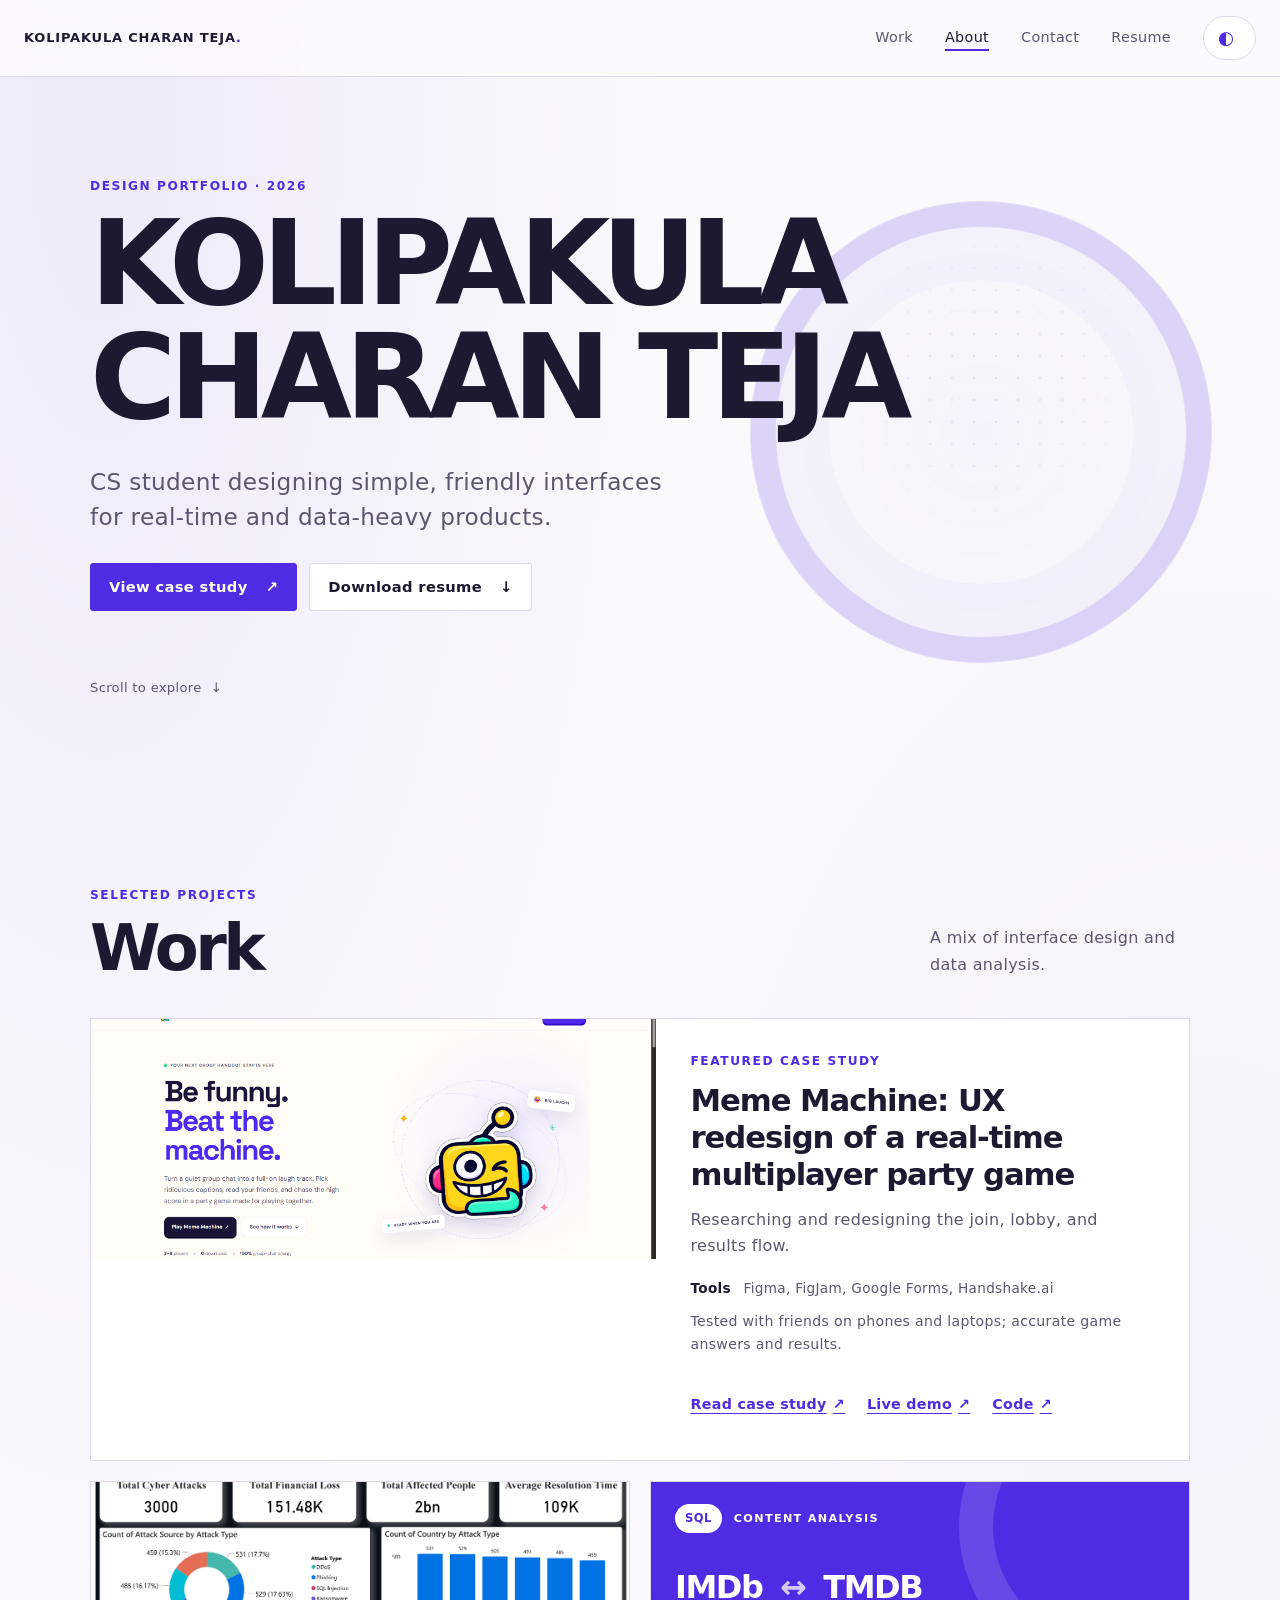
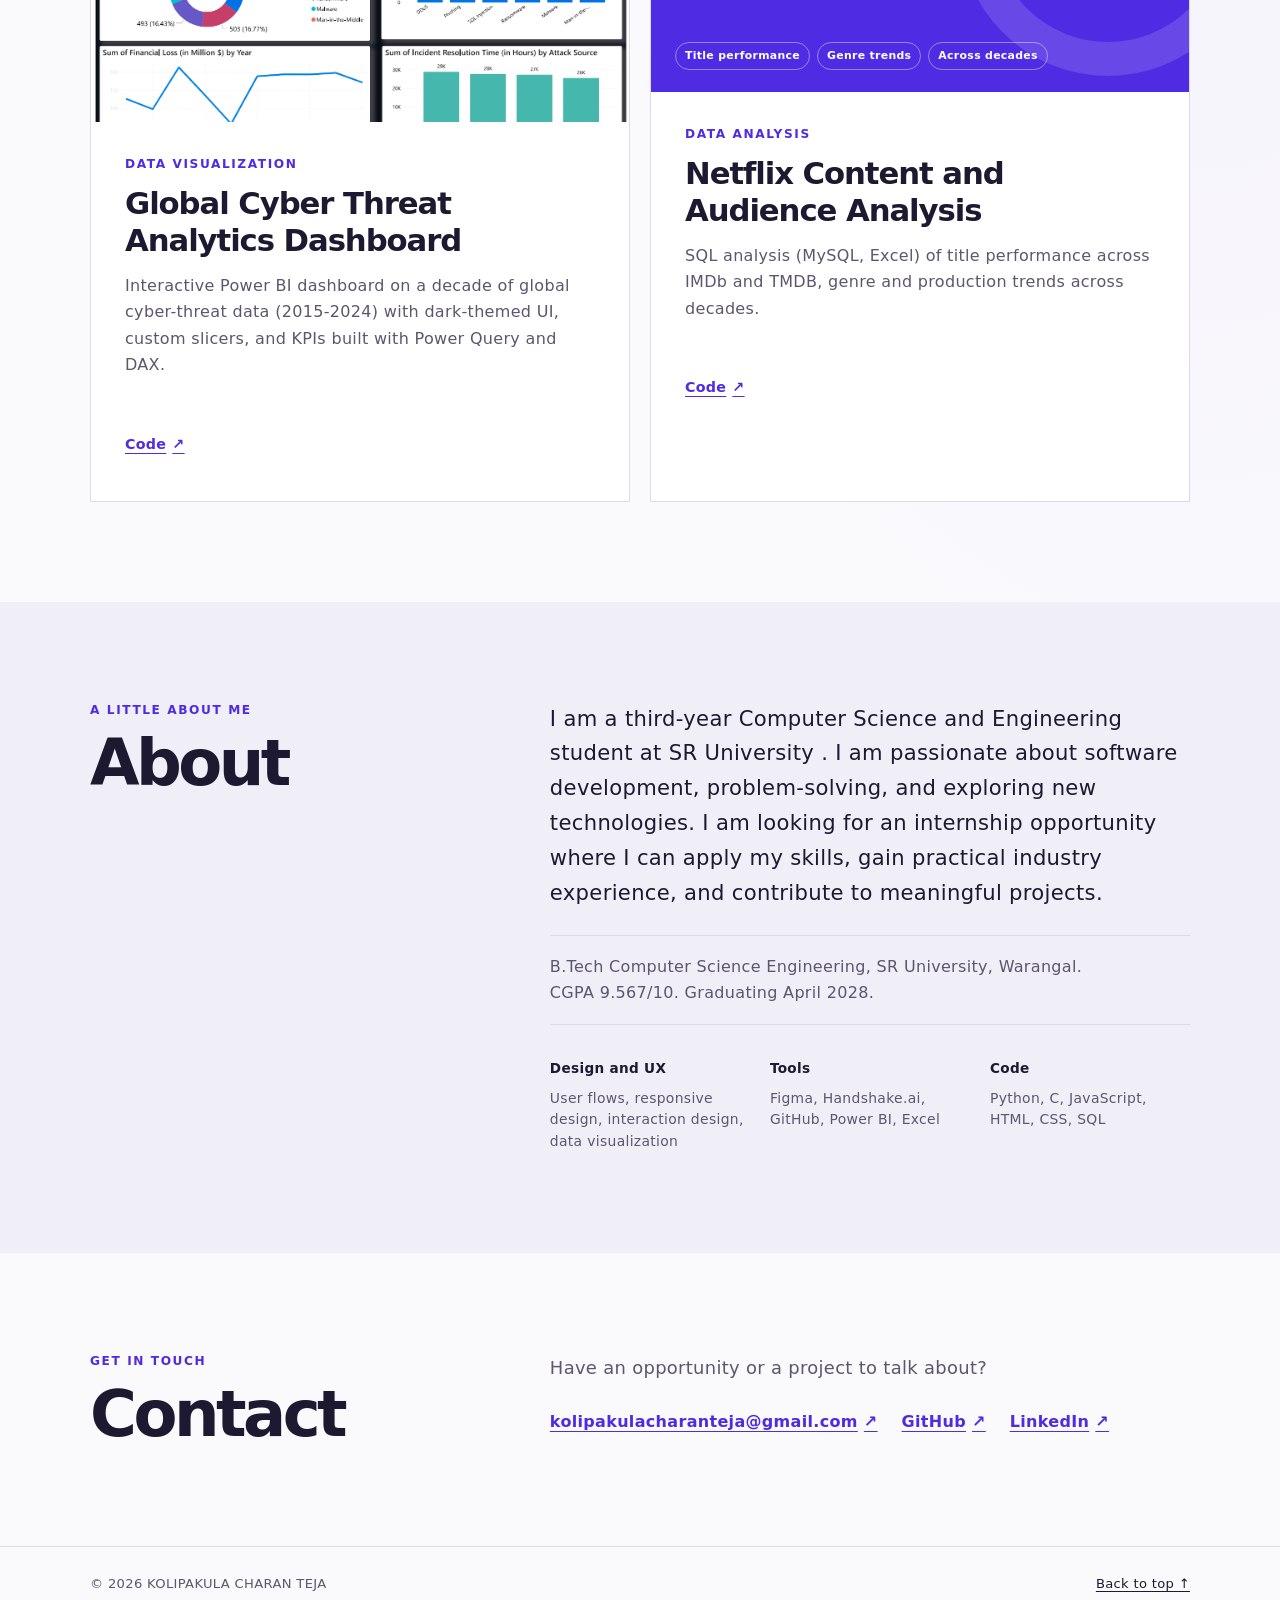
<file: index.html>
<!doctype html>
<html lang="en">
<head>
  <meta charset="utf-8">
  <meta name="viewport" content="width=device-width, initial-scale=1">
  <meta name="description" content="Portfolio of KOLIPAKULA CHARAN TEJA, a computer science student interested in UX design and data-heavy products.">
  <meta property="og:title" content="KOLIPAKULA CHARAN TEJA — Design Portfolio">
  <meta property="og:description" content="CS student designing simple, friendly interfaces for real-time and data-heavy products.">
  <meta property="og:type" content="website">
  <title>KOLIPAKULA CHARAN TEJA — Design Portfolio</title>
  <link rel="icon" href="data:image/svg+xml,%3Csvg xmlns='http://www.w3.org/2000/svg' viewBox='0 0 100 100'%3E%3Ctext y='.9em' font-size='82'%3E%E2%97%8F%3C/text%3E%3C/svg%3E">
  <link rel="stylesheet" href="css/style.css">
  <script src="js/main.js" defer></script>
</head>
<body>
  <a class="skip-link" href="#main">Skip to content</a>
  <header class="site-header" id="top">
    <div class="header-inner">
      <a class="wordmark" href="index.html" aria-label="KOLIPAKULA CHARAN TEJA home">KOLIPAKULA CHARAN TEJA<span class="wordmark-dot" aria-hidden="true">.</span></a>
      <button class="menu-toggle" type="button" aria-label="Open navigation" aria-expanded="false" aria-controls="primary-navigation">
        <span aria-hidden="true">Menu</span>
      </button>
      <nav class="primary-nav" id="primary-navigation" aria-label="Main navigation">
        <a href="#work">Work</a>
        <a href="#about">About</a>
        <a href="#contact">Contact</a>
        <a href="resume.pdf">Resume</a>
        <button class="theme-toggle" type="button" aria-label="Switch to dark theme" aria-pressed="false">
          <span class="theme-icon" aria-hidden="true">◐</span><span class="theme-label"></span>
        </button>
      </nav>
    </div>
  </header>

  <main id="main">
    <section class="hero page-width" aria-labelledby="hero-title">
      <p class="eyebrow">Design portfolio · 2026</p>
      <h1 id="hero-title">KOLIPAKULA<br class="desktop-break"> CHARAN TEJA</h1>
      <p class="hero-pitch">CS student designing simple, friendly interfaces for real-time and data-heavy products.</p>
      <div class="hero-actions">
        <a class="button button-primary" href="case-study-meme-machine.html">View case study <span aria-hidden="true">↗</span></a>
        <a class="button button-secondary" href="resume.pdf">Download resume <span aria-hidden="true">↓</span></a>
      </div>
      <a class="scroll-cue" href="#work">Scroll to explore <span aria-hidden="true">↓</span></a>
    </section>

    <section class="section page-width" id="work" aria-labelledby="work-title">
      <div class="section-heading" data-reveal>
        <div><p class="eyebrow">Selected projects</p><h2 id="work-title">Work</h2></div>
        <p class="section-note">A mix of interface design and data analysis.</p>
      </div>
      <div class="project-grid">
        <article class="project-card project-featured" data-reveal>
          <a class="project-image-link" href="case-study-meme-machine.html" aria-label="Read the Meme Machine case study">
            <div class="image-slot project-image" data-image-slot>
              <img src="images/meme-machine-cover.png" alt="Meme Machine homepage with a Be funny, Beat the machine headline and illustrated mascot">
              <div class="image-placeholder" aria-hidden="true"><span>MM</span><small>Meme Machine<br>project image</small></div>
            </div>
          </a>
          <div class="project-copy">
            <p class="eyebrow">Featured case study</p>
            <h3><a href="case-study-meme-machine.html">Meme Machine: UX redesign of a real-time multiplayer party game</a></h3>
            <p>Researching and redesigning the join, lobby, and results flow.</p>
            <p class="project-meta"><strong>Tools</strong> Figma, FigJam, Google Forms, Handshake.ai</p>
            <p class="result-line">Tested with friends on phones and laptops; accurate game answers and results.</p>
            <div class="project-links">
              <a href="case-study-meme-machine.html">Read case study <span aria-hidden="true">↗</span></a>
              <a href="https://memeachine.vercel.app" target="_blank" rel="noreferrer">Live demo <span aria-hidden="true">↗</span></a>
              <a href="https://github.com/Charan3047/Meme_Machine" target="_blank" rel="noreferrer">Code <span aria-hidden="true">↗</span></a>
            </div>
          </div>
        </article>

        <article class="project-card" data-reveal>
          <div class="image-slot project-image-secondary" data-image-slot>
            <img src="images/global-cyber-threat-dashboard.png" alt="Global Cyber Threats Intelligence dashboard with KPI cards and charts for attack types, financial loss, and incident resolution time">
            <div class="image-placeholder" aria-hidden="true"><span>CT</span><small>Global cyber threat dashboard</small></div>
          </div>
          <div class="project-copy">
            <p class="eyebrow">Data visualization</p>
            <h3>Global Cyber Threat Analytics Dashboard</h3>
            <p>Interactive Power BI dashboard on a decade of global cyber-threat data (2015-2024) with dark-themed UI, custom slicers, and KPIs built with Power Query and DAX.</p>
            <div class="project-links"><a href="https://github.com/Charan3047/Global-Cyber-Threat-Analytics-Dashboard" target="_blank" rel="noreferrer">Code <span aria-hidden="true">↗</span></a></div>
          </div>
        </article>

        <article class="project-card" data-reveal>
          <div class="analysis-art" aria-hidden="true">
            <div class="analysis-art-top"><span>SQL</span><span>CONTENT ANALYSIS</span></div>
            <p>IMDb <span>↔</span> TMDB</p>
            <div class="analysis-art-tags"><span>Title performance</span><span>Genre trends</span><span>Across decades</span></div>
          </div>
          <div class="project-copy">
            <p class="eyebrow">Data analysis</p>
            <h3>Netflix Content and Audience Analysis</h3>
            <p>SQL analysis (MySQL, Excel) of title performance across IMDb and TMDB, genre and production trends across decades.</p>
            <div class="project-links"><a href="https://github.com/Charan3047/Netflix-Data-Analysis-using-SQL" target="_blank" rel="noreferrer">Code <span aria-hidden="true">↗</span></a></div>
          </div>
        </article>
      </div>
    </section>

    <section class="section section-tinted" id="about" aria-labelledby="about-title">
      <div class="page-width about-layout">
        <div data-reveal><p class="eyebrow">A little about me</p><h2 id="about-title">About</h2></div>
        <div class="about-content" data-reveal>
          <p class="about-bio">I am a third-year Computer Science and Engineering student at SR University . I am passionate about software development, problem-solving, and exploring new technologies. I am looking for an internship opportunity where I can apply my skills, gain practical industry experience, and contribute to meaningful projects.</p>
          <p class="education">B.Tech Computer Science Engineering, SR University, Warangal.<br>CGPA 9.567/10. Graduating April 2028.</p>
          <div class="skills-grid">
            <div><h3>Design and UX</h3><p>User flows, responsive design, interaction design, data visualization</p></div>
            <div><h3>Tools</h3><p>Figma, Handshake.ai, GitHub, Power BI, Excel</p></div>
            <div><h3>Code</h3><p>Python, C, JavaScript, HTML, CSS, SQL</p></div>
          </div>
        </div>
      </div>
    </section>

    <section class="section page-width contact-section" id="contact" aria-labelledby="contact-title">
      <div data-reveal><p class="eyebrow">Get in touch</p><h2 id="contact-title">Contact</h2></div>
      <div class="contact-content" data-reveal>
        <p>Have an opportunity or a project to talk about?</p>
        <p class="contact-links">
          <a href="mailto:kolipakulacharanteja@gmail.com">kolipakulacharanteja@gmail.com <span aria-hidden="true">↗</span></a>
          <a href="https://github.com/Charan3047" target="_blank" rel="noreferrer">GitHub <span aria-hidden="true">↗</span></a>
          <a href="https://www.linkedin.com/in/charantejakolipakula/" target="_blank" rel="noreferrer">LinkedIn <span aria-hidden="true">↗</span></a>
        </p>
      </div>
    </section>
  </main>

  <footer class="site-footer">
    <div class="page-width footer-inner"><span>© <span data-year>2026</span> KOLIPAKULA CHARAN TEJA</span><a href="#top">Back to top ↑</a></div>
  </footer>
</body>
</html>
</file>
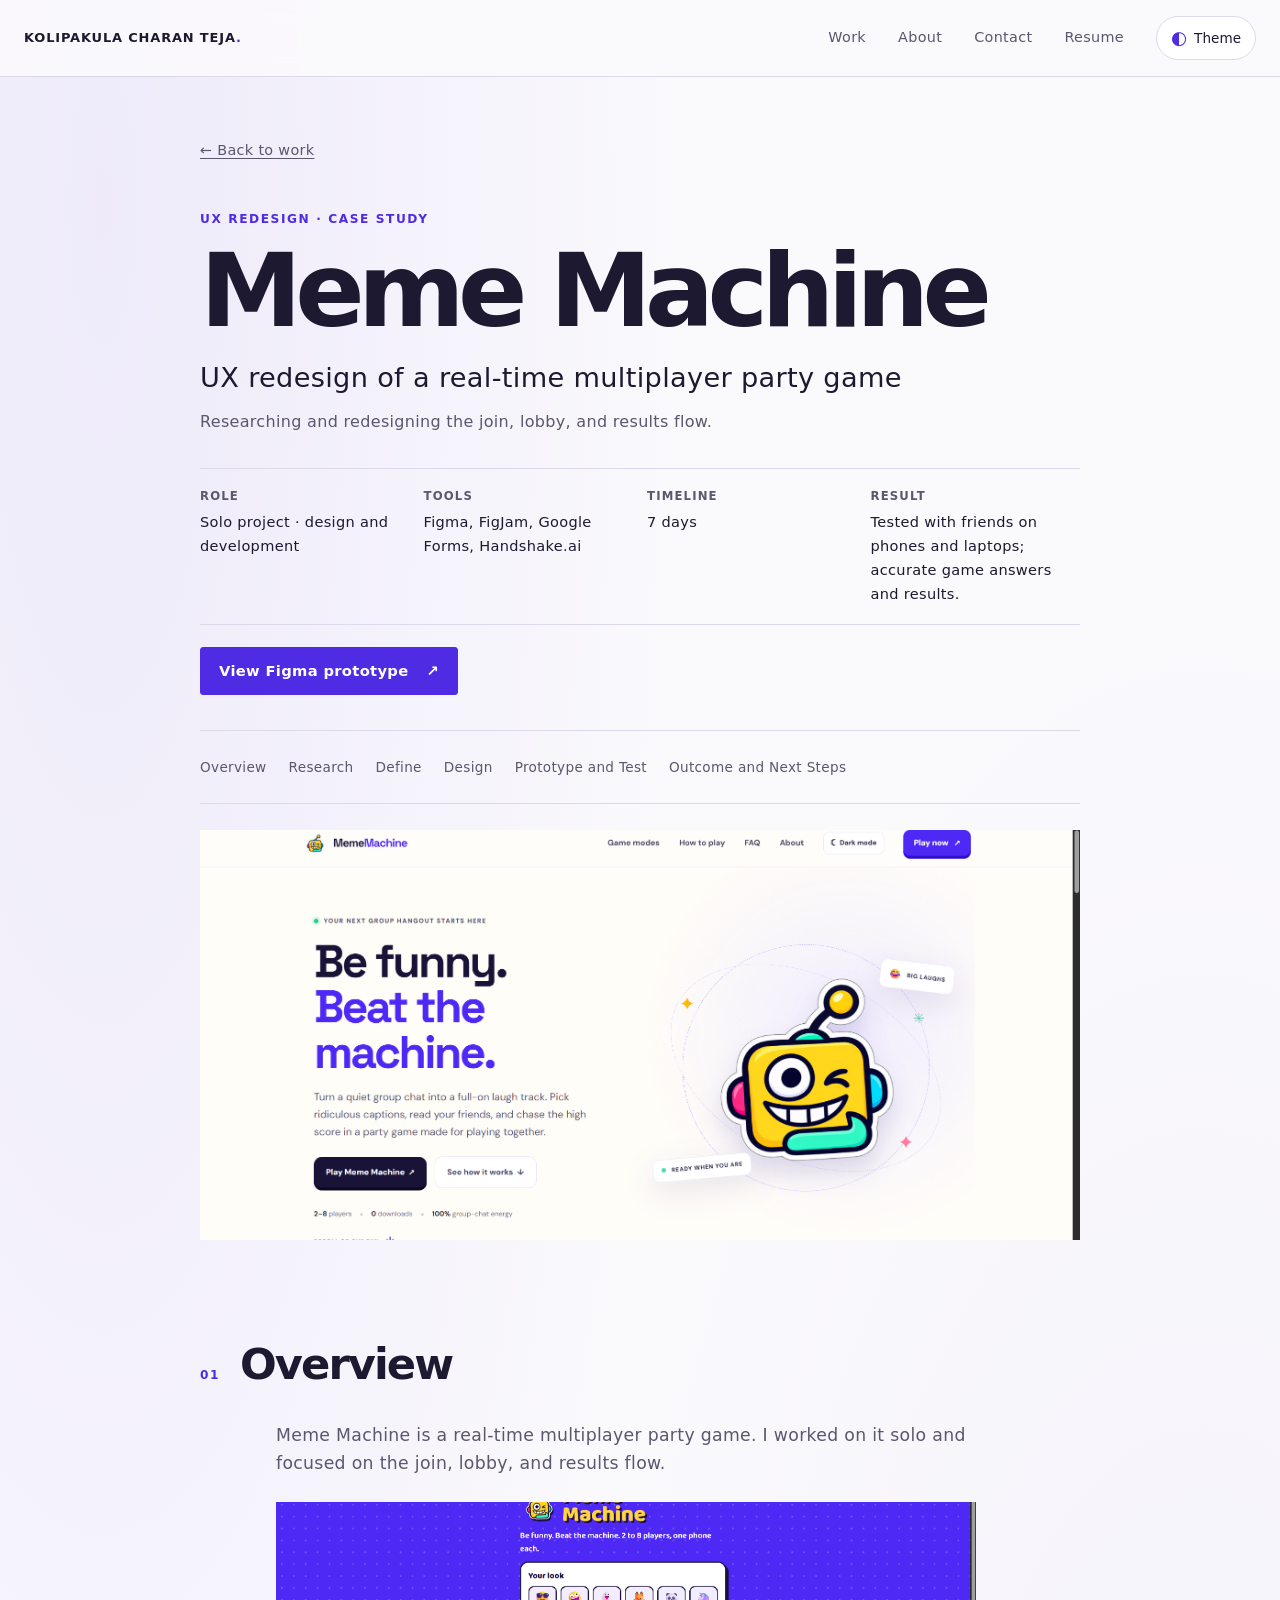
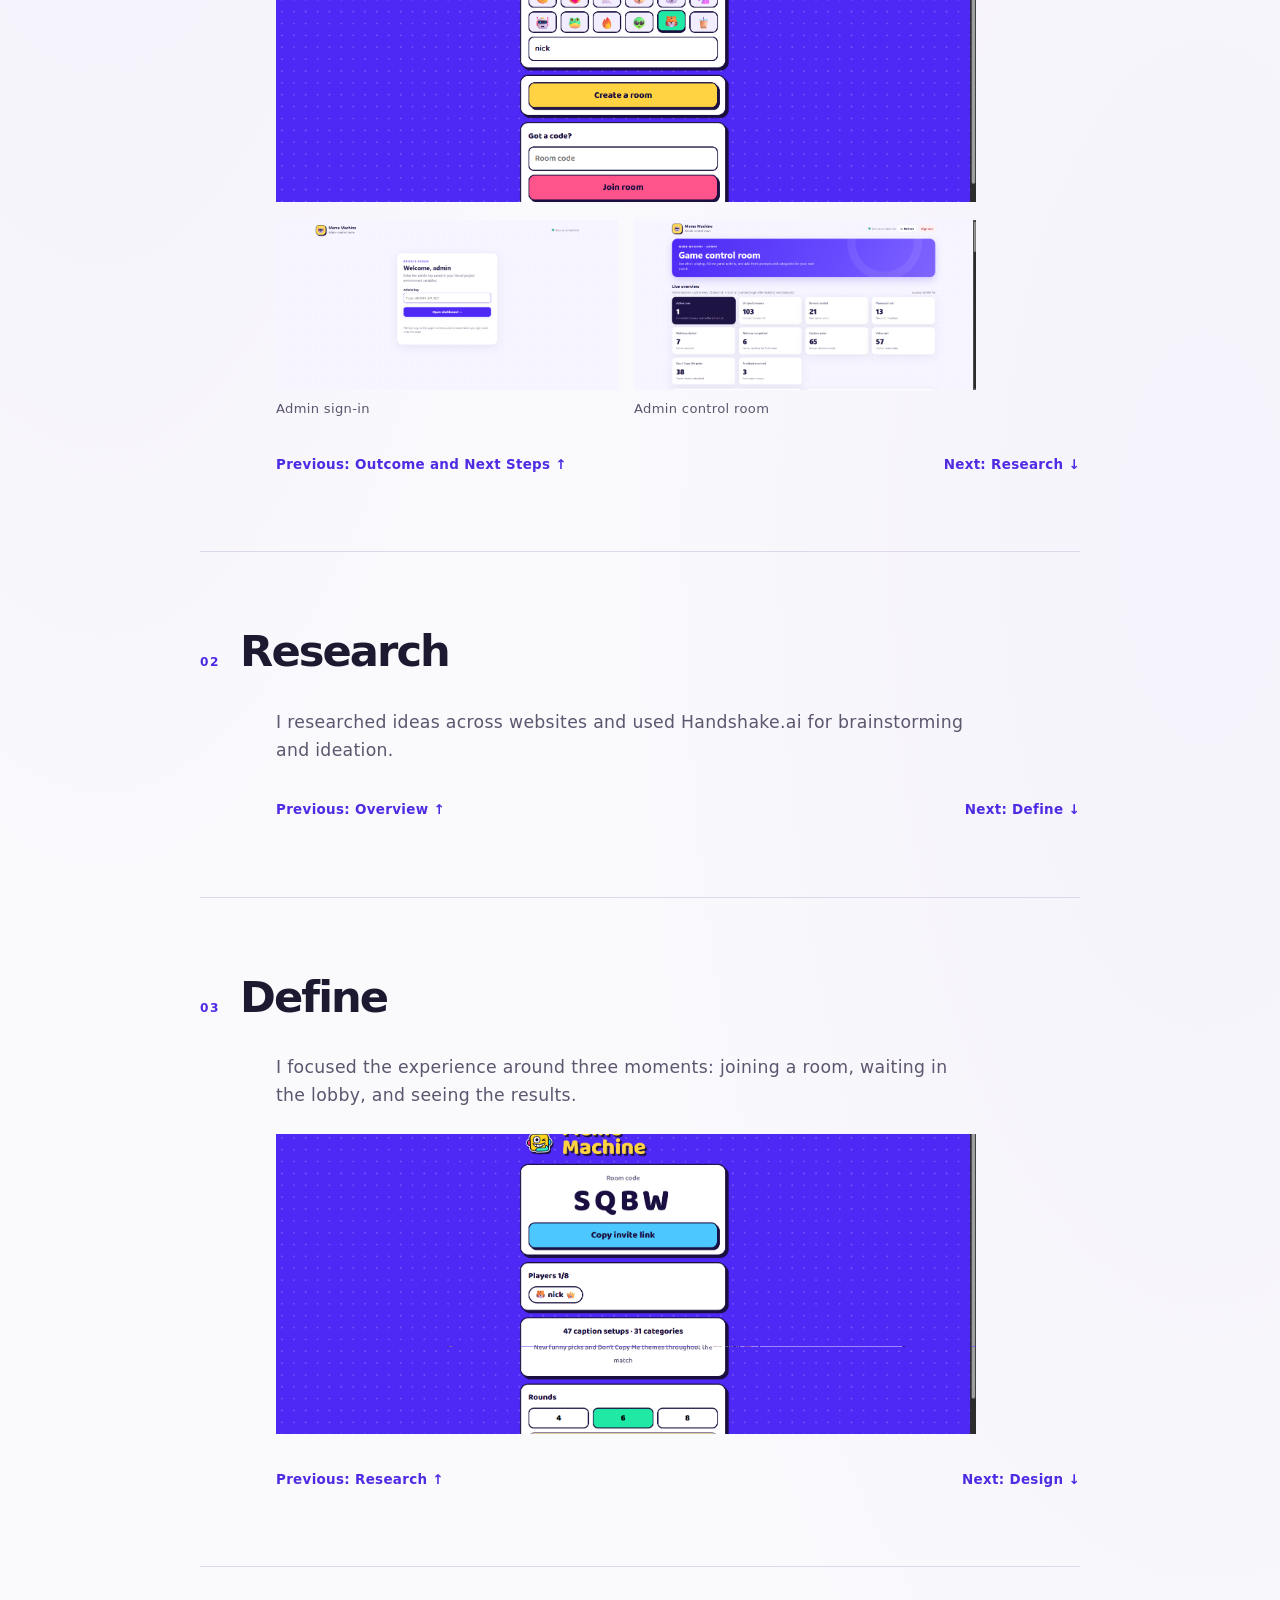
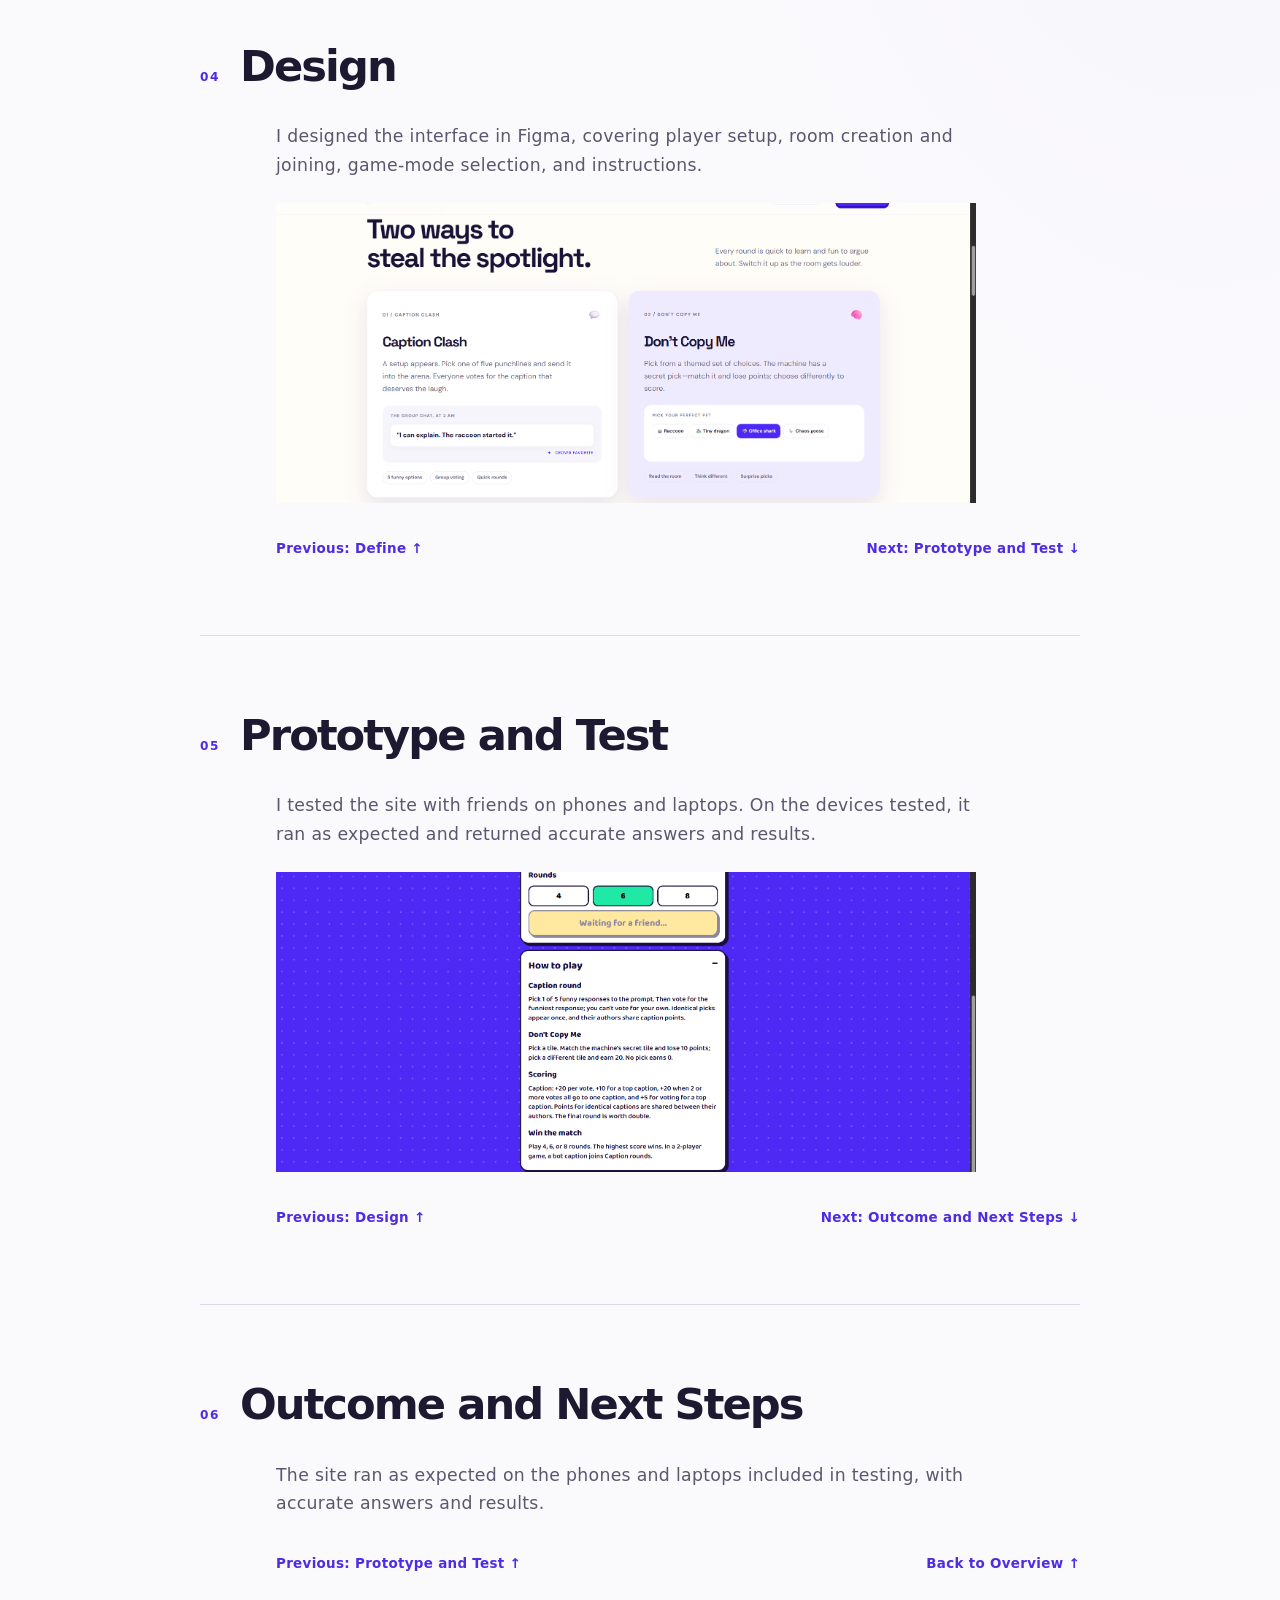
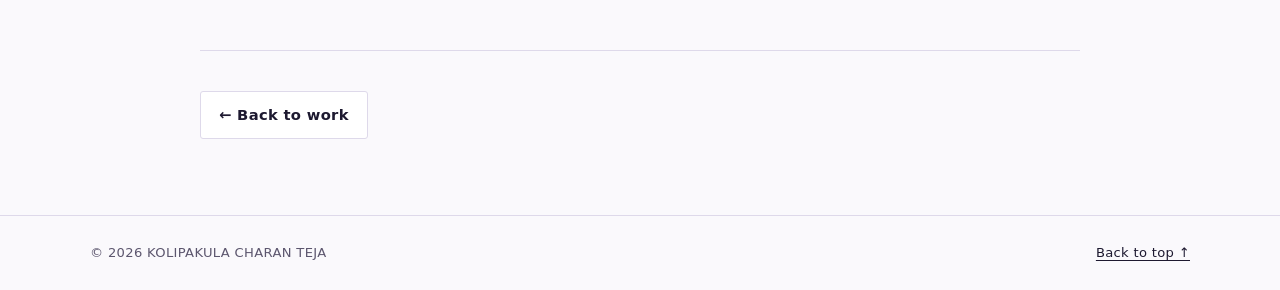
<file: case-study-meme-machine.html>
<!doctype html>
<html lang="en">
<head>
  <meta charset="utf-8">
  <meta name="viewport" content="width=device-width, initial-scale=1">
  <meta name="description" content="Meme Machine UX redesign case study by KOLIPAKULA CHARAN TEJA.">
  <meta property="og:title" content="Meme Machine — Case Study">
  <meta property="og:description" content="Researching and redesigning the join, lobby, and results flow.">
  <meta property="og:type" content="article">
  <title>Meme Machine — Case Study | KOLIPAKULA CHARAN TEJA</title>
  <link rel="icon" href="data:image/svg+xml,%3Csvg xmlns='http://www.w3.org/2000/svg' viewBox='0 0 100 100'%3E%3Ctext y='.9em' font-size='82'%3E%E2%97%8F%3C/text%3E%3C/svg%3E">
  <link rel="stylesheet" href="css/style.css">
  <script src="js/main.js" defer></script>
</head>
<body>
  <a class="skip-link" href="#main">Skip to content</a>
  <header class="site-header" id="top">
    <div class="header-inner">
      <a class="wordmark" href="index.html" aria-label="KOLIPAKULA CHARAN TEJA home">KOLIPAKULA CHARAN TEJA<span class="wordmark-dot" aria-hidden="true">.</span></a>
      <button class="menu-toggle" type="button" aria-label="Open navigation" aria-expanded="false" aria-controls="primary-navigation"><span aria-hidden="true">Menu</span></button>
      <nav class="primary-nav" id="primary-navigation" aria-label="Main navigation">
        <a href="index.html#work">Work</a><a href="index.html#about">About</a><a href="index.html#contact">Contact</a><a href="resume.pdf">Resume</a>
        <button class="theme-toggle" type="button" aria-label="Switch to dark theme" aria-pressed="false"><span class="theme-icon" aria-hidden="true">◐</span><span class="theme-label">Theme</span></button>
      </nav>
    </div>
  </header>
  <main id="main" class="case-main page-width">
    <div class="case-intro" data-reveal>
      <a class="back-link" href="index.html#work">← Back to work</a>
      <p class="eyebrow">UX redesign · Case study</p>
      <h1>Meme Machine</h1>
      <p class="case-deck">UX redesign of a real-time multiplayer party game</p>
      <p class="case-summary">Researching and redesigning the join, lobby, and results flow.</p>
      <div class="facts-row">
        <div><h2>Role</h2><p>Solo project · design and development</p></div>
        <div><h2>Tools</h2><p>Figma, FigJam, Google Forms, Handshake.ai</p></div>
        <div><h2>Timeline</h2><p>7 days</p></div>
        <div><h2>Result</h2><p>Tested with friends on phones and laptops; accurate game answers and results.</p></div>
      </div>
      <div class="case-actions"><a class="button button-primary" href="https://www.figma.com/design/nTdPAuh0zjHjW6Vbs9CFna/Untitled?node-id=1-300&amp;t=bOsftfdwoSssnvd7-1" target="_blank" rel="noreferrer">View Figma prototype <span aria-hidden="true">↗</span></a></div>
      <nav class="case-toc" aria-label="Case study sections">
        <a href="#overview">Overview</a><a href="#research">Research</a><a href="#define">Define</a><a href="#design">Design</a><a href="#prototype-and-test">Prototype and Test</a><a href="#outcome-and-next-steps">Outcome and Next Steps</a>
      </nav>
      <div class="case-cover image-slot" data-image-slot>
        <img src="images/meme-machine-cover.png" alt="Meme Machine homepage with a Be funny, Beat the machine headline and illustrated mascot">
        <div class="image-placeholder" aria-hidden="true"><span>MM</span><small>Meme Machine cover image</small></div>
      </div>
    </div>

    <article class="case-sections">
      <section class="case-section" id="overview" data-reveal><div class="case-section-heading"><p class="eyebrow">01</p><h2>Overview</h2></div><div class="case-section-body"><p>Meme Machine is a real-time multiplayer party game. I worked on it solo and focused on the join, lobby, and results flow.</p><div class="image-slot case-image" data-image-slot><img src="images/meme-machine-join.png" alt="Meme Machine join screen with avatar choices, create-room button, and room-code entry"><div class="image-placeholder" aria-hidden="true"><span>01</span><small>Meme Machine join screen</small></div></div><div class="case-media-gallery"><figure><div class="image-slot media-image" data-image-slot><img src="images/meme-machine-admin-login.png" alt="Meme Machine admin sign-in screen with a private admin-key field"><div class="image-placeholder" aria-hidden="true"><span>Admin</span><small>Admin sign-in screen</small></div></div><figcaption>Admin sign-in</figcaption></figure><figure><div class="image-slot media-image" data-image-slot><img src="images/meme-machine-admin-dashboard.png" alt="Meme Machine admin control room with live overview cards and activity metrics"><div class="image-placeholder" aria-hidden="true"><span>Admin</span><small>Admin control room</small></div></div><figcaption>Admin control room</figcaption></figure></div></div><div class="section-pagination"><a href="#outcome-and-next-steps">Previous: Outcome and Next Steps ↑</a><a href="#research">Next: Research ↓</a></div></section>
      <section class="case-section" id="research" data-reveal><div class="case-section-heading"><p class="eyebrow">02</p><h2>Research</h2></div><div class="case-section-body"><p>I researched ideas across websites and used Handshake.ai for brainstorming and ideation.</p></div><div class="section-pagination"><a href="#overview">Previous: Overview ↑</a><a href="#define">Next: Define ↓</a></div></section>
      <section class="case-section" id="define" data-reveal><div class="case-section-heading"><p class="eyebrow">03</p><h2>Define</h2></div><div class="case-section-body"><p>I focused the experience around three moments: joining a room, waiting in the lobby, and seeing the results.</p><div class="image-slot case-image" data-image-slot><img src="images/meme-machine-lobby.png" alt="Meme Machine lobby showing a room code, player list, invite link, and round options"><div class="image-placeholder" aria-hidden="true"><span>03</span><small>Meme Machine room lobby</small></div></div></div><div class="section-pagination"><a href="#research">Previous: Research ↑</a><a href="#design">Next: Design ↓</a></div></section>
      <section class="case-section" id="design" data-reveal><div class="case-section-heading"><p class="eyebrow">04</p><h2>Design</h2></div><div class="case-section-body"><p>I designed the interface in Figma, covering player setup, room creation and joining, game-mode selection, and instructions.</p><div class="image-slot case-image" data-image-slot><img src="images/meme-machine-game-modes.png" alt="Meme Machine game modes page comparing Caption Clash and Don't Copy Me"><div class="image-placeholder" aria-hidden="true"><span>04</span><small>Meme Machine game modes</small></div></div></div><div class="section-pagination"><a href="#define">Previous: Define ↑</a><a href="#prototype-and-test">Next: Prototype and Test ↓</a></div></section>
      <section class="case-section" id="prototype-and-test" data-reveal><div class="case-section-heading"><p class="eyebrow">05</p><h2>Prototype and Test</h2></div><div class="case-section-body"><p>I tested the site with friends on phones and laptops. On the devices tested, it ran as expected and returned accurate answers and results.</p><div class="image-slot case-image" data-image-slot><img src="images/meme-machine-how-to-play.png" alt="Meme Machine game screen showing round controls and instructions for Caption Clash, Don't Copy Me, scoring, and winning"><div class="image-placeholder" aria-hidden="true"><span>05</span><small>Meme Machine how-to-play screen</small></div></div></div><div class="section-pagination"><a href="#design">Previous: Design ↑</a><a href="#outcome-and-next-steps">Next: Outcome and Next Steps ↓</a></div></section>
      <section class="case-section" id="outcome-and-next-steps" data-reveal><div class="case-section-heading"><p class="eyebrow">06</p><h2>Outcome and Next Steps</h2></div><div class="case-section-body"><p>The site ran as expected on the phones and laptops included in testing, with accurate answers and results.</p></div><div class="section-pagination"><a href="#prototype-and-test">Previous: Prototype and Test ↑</a><a href="#overview">Back to Overview ↑</a></div></section>
    </article>
    <p class="case-back-bottom"><a class="button button-secondary" href="index.html#work">← Back to work</a></p>
  </main>
  <footer class="site-footer"><div class="page-width footer-inner"><span>© <span data-year>2026</span> KOLIPAKULA CHARAN TEJA</span><a href="#top">Back to top ↑</a></div></footer>
</body>
</html>
</file>
<file: css/style.css>
:root {
  color-scheme: light;
  --bg: #faf9fc;
  --surface: #ffffff;
  --surface-soft: #f0eef7;
  --text: #1d1930;
  --muted: #5c566e;
  --line: #ded9ea;
  --accent: #4f2be3;
  --accent-hover: #381cb6;
  --accent-contrast: #ffffff;
  --focus: #9d3a00;
  --header-bg: rgb(250 249 252 / 94%);
  --ambient: rgb(79 43 227 / 7%);
  --ambient-soft: rgb(79 43 227 / 3%);
  --ambient-line: rgb(79 43 227 / 12%);
  --ambient-dot: rgb(79 43 227 / 10%);
  --content-width: 1100px;
  --header-height: 76px;
  font-family: Inter, ui-sans-serif, system-ui, -apple-system, BlinkMacSystemFont, "Segoe UI", sans-serif;
  font-synthesis: none;
  text-rendering: optimizeLegibility;
}

@media (prefers-color-scheme: dark) {
  :root:not([data-theme="light"]) {
    color-scheme: dark;
    --bg: #14121b;
    --surface: #1d1a27;
    --surface-soft: #252130;
    --text: #f7f4ff;
    --muted: #c3bdd0;
    --line: #40394b;
    --accent: #b7a6ff;
    --accent-hover: #d0c7ff;
    --accent-contrast: #1a1430;
    --focus: #ffd179;
    --header-bg: rgb(20 18 27 / 94%);
    --ambient: rgb(143 119 255 / 15%);
    --ambient-soft: rgb(143 119 255 / 6%);
    --ambient-line: rgb(183 166 255 / 20%);
    --ambient-dot: rgb(183 166 255 / 14%);
  }
}

:root[data-theme="dark"] {
  color-scheme: dark;
  --bg: #14121b; --surface: #1d1a27; --surface-soft: #252130; --text: #f7f4ff;
  --muted: #c3bdd0; --line: #40394b; --accent: #b7a6ff; --accent-hover: #d0c7ff;
  --accent-contrast: #1a1430; --focus: #ffd179; --header-bg: rgb(20 18 27 / 94%);
  --ambient: rgb(143 119 255 / 15%); --ambient-soft: rgb(143 119 255 / 6%);
  --ambient-line: rgb(183 166 255 / 20%); --ambient-dot: rgb(183 166 255 / 14%);
}
:root[data-theme="light"] { color-scheme: light; }

* { box-sizing: border-box; }
html { scroll-behavior: smooth; scroll-padding-top: calc(var(--header-height) + 16px); }
body { margin: 0; background-color: var(--bg); background-image: radial-gradient(ellipse at 8% 4%, var(--ambient), transparent 36rem), radial-gradient(ellipse at 94% 42%, var(--ambient-soft), transparent 40rem); color: var(--text); font-size: 16px; line-height: 1.65; letter-spacing: 0.02em; }
a { color: inherit; text-underline-offset: 0.22em; }
a:hover { color: var(--accent); }
button { font: inherit; }
button:focus-visible, a:focus-visible { outline: 3px solid var(--focus); outline-offset: 4px; }
img { max-width: 100%; }
.page-width { width: min(var(--content-width), calc(100% - 48px)); margin-inline: auto; }
.skip-link { position: fixed; z-index: 30; top: 8px; left: 8px; transform: translateY(-150%); padding: 10px 16px; background: var(--text); color: var(--bg); }
.skip-link:focus { transform: translateY(0); }
.site-header { position: sticky; z-index: 20; top: 0; min-height: var(--header-height); border-bottom: 1px solid var(--line); background: var(--header-bg); backdrop-filter: blur(12px); }
.header-inner { width: min(1280px, calc(100% - 48px)); min-height: var(--header-height); margin: auto; display: flex; align-items: center; justify-content: space-between; gap: 24px; }
.wordmark { font-size: 0.81rem; font-weight: 780; letter-spacing: 0.065em; text-decoration: none; white-space: nowrap; }
.wordmark-dot { color: var(--accent); }
.primary-nav { display: flex; align-items: center; gap: clamp(12px, 2.5vw, 34px); }
.primary-nav > a { min-height: 44px; display: inline-flex; align-items: center; font-size: 0.9rem; text-decoration: none; color: var(--muted); }
.primary-nav > a:hover, .primary-nav > a[aria-current="location"] { color: var(--text); }
.primary-nav > a[aria-current="location"] { text-decoration: underline; text-decoration-color: var(--accent); text-decoration-thickness: 2px; text-underline-offset: 7px; }
.theme-toggle, .menu-toggle { min-height: 44px; border: 1px solid var(--line); border-radius: 999px; padding: 0 14px; background: var(--surface); color: var(--text); cursor: pointer; }
.theme-toggle { display: none; }
.js-enabled .theme-toggle { display: inline-flex; align-items: center; gap: 7px; font-size: 0.85rem; }
.theme-icon { color: var(--accent); font-size: 1.15rem; }
.menu-toggle { display: none; }
.hero { min-height: min(710px, calc(100svh - var(--header-height))); display: flex; flex-direction: column; align-items: flex-start; justify-content: center; padding-block: 90px 78px; position: relative; isolation: isolate; }
.hero::before { content: ""; position: absolute; z-index: -1; top: 50%; right: -2%; width: clamp(270px, 39vw, 460px); aspect-ratio: 1; transform: translateY(-50%); border: 1px solid var(--ambient-line); border-radius: 50%; background: radial-gradient(circle, var(--ambient-soft), transparent 68%); box-shadow: inset 0 0 0 24px var(--ambient-soft), inset 0 0 0 25px var(--ambient-line), inset 0 0 0 78px var(--ambient-soft); pointer-events: none; }
.hero::after { content: ""; position: absolute; z-index: -1; top: 16%; right: 1%; width: clamp(210px, 31vw, 370px); aspect-ratio: 1; border-radius: 50%; background-image: radial-gradient(var(--ambient-dot) 1px, transparent 1px); background-size: 22px 22px; mask-image: radial-gradient(ellipse, #000 12%, transparent 72%); pointer-events: none; }
.eyebrow { margin: 0 0 12px; color: var(--accent); font-size: 0.76rem; font-weight: 750; letter-spacing: 0.13em; line-height: 1.4; text-transform: uppercase; }
h1, h2, h3, p { margin-top: 0; }
.hero h1 { max-width: 940px; margin: 0; font-size: clamp(3rem, 9.2vw, 7.7rem); font-weight: 760; letter-spacing: -0.060em; line-height: 0.97; }
.hero-pitch { max-width: 600px; margin: 30px 0 0; color: var(--muted); font-size: clamp(1.1rem, 2.3vw, 1.45rem); line-height: 1.5; }
.hero-actions { display: flex; flex-wrap: wrap; gap: 12px; margin-top: 28px; }
.button { min-height: 48px; display: inline-flex; align-items: center; justify-content: center; gap: 18px; border: 1px solid var(--line); border-radius: 3px; padding: 11px 18px; font-size: 0.92rem; font-weight: 700; text-decoration: none; transition: transform 160ms ease, background-color 160ms ease, border-color 160ms ease; }
.button:hover { transform: translateY(-2px); }
.button-primary { border-color: var(--accent); background: var(--accent); color: var(--accent-contrast); }
.button-primary:hover { border-color: var(--accent-hover); background: var(--accent-hover); color: var(--accent-contrast); }
.button-secondary { background: var(--surface); }
.scroll-cue { margin-top: 66px; display: inline-flex; align-items: center; gap: 9px; color: var(--muted); font-size: 0.82rem; text-decoration: none; }
.section { padding-block: 100px; }
.section-heading { display: flex; align-items: end; justify-content: space-between; gap: 24px; margin-bottom: 38px; }
.section-heading h2, .about-layout h2, .contact-section h2 { margin: 0; font-size: clamp(2.3rem, 5vw, 4rem); letter-spacing: -0.055em; line-height: 1; }
.section-note { max-width: 260px; margin: 0 0 2px; color: var(--muted); }
.project-grid { display: grid; grid-template-columns: repeat(2, minmax(0, 1fr)); gap: 20px; }
.project-card { min-width: 0; border: 1px solid var(--line); background: var(--surface); transition: transform 180ms ease, border-color 180ms ease, box-shadow 180ms ease; }
.project-card:hover { transform: translateY(-3px); border-color: var(--accent); box-shadow: 0 14px 34px rgb(0 0 0 / 7%); }
.project-card:focus-within { border-color: var(--accent); }
.project-featured { grid-column: 1 / -1; display: grid; grid-template-columns: 1.03fr 0.97fr; }
.project-image-link { min-height: 320px; text-decoration: none; }
.project-image-secondary { min-height: 210px; }
.analysis-art { min-height: 210px; position: relative; overflow: hidden; display: flex; flex-direction: column; justify-content: space-between; padding: 22px 24px; background: var(--accent); color: var(--accent-contrast); }
.analysis-art::after { content: ""; position: absolute; top: -104px; right: -68px; width: 230px; aspect-ratio: 1; border: 34px solid rgb(255 255 255 / 14%); border-radius: 50%; pointer-events: none; }
.analysis-art-top { display: flex; align-items: center; gap: 12px; font-size: 0.7rem; font-weight: 750; letter-spacing: 0.12em; }
.analysis-art-top span:first-child { border-radius: 999px; padding: 5px 10px; background: var(--accent-contrast); color: var(--accent); font-size: 0.72rem; letter-spacing: 0.04em; }
.analysis-art > p { margin: 0; font-size: clamp(1.45rem, 3vw, 2rem); font-weight: 750; letter-spacing: -0.045em; }
.analysis-art > p span { margin-inline: 8px; opacity: 0.75; }
.analysis-art-tags { display: flex; flex-wrap: wrap; gap: 7px; }
.analysis-art-tags span { border: 1px solid rgb(255 255 255 / 42%); border-radius: 999px; padding: 4px 9px; font-size: 0.68rem; font-weight: 650; }
.image-slot { position: relative; min-height: 240px; overflow: hidden; background: var(--surface-soft); }
.image-slot img { position: absolute; inset: 0; width: 100%; height: 100%; object-fit: cover; opacity: 0; transition: opacity 180ms ease; }
.image-slot.is-loaded img { opacity: 1; }
.image-placeholder { position: absolute; inset: 0; display: grid; place-content: center; justify-items: center; gap: 12px; color: var(--muted); text-align: center; }
.image-placeholder > span { color: var(--accent); font-size: clamp(2rem, 5vw, 4rem); font-weight: 780; letter-spacing: -0.08em; }
.image-placeholder small { font-size: 0.78rem; line-height: 1.4; }
.image-slot.is-loaded .image-placeholder { display: none; }
.project-copy { padding: clamp(22px, 3vw, 34px); }
.project-card:not(.project-featured) .project-copy { min-height: 280px; display: flex; flex-direction: column; align-items: flex-start; }
.project-copy h3 { max-width: 620px; margin: 0 0 14px; font-size: clamp(1.35rem, 2.4vw, 2rem); letter-spacing: -0.035em; line-height: 1.2; }
.project-copy h3 a { text-decoration: none; }
.project-copy > p:not(.eyebrow):not(.project-meta):not(.result-line) { max-width: 620px; margin-bottom: 18px; color: var(--muted); }
.project-meta { margin: 0 0 10px; color: var(--muted); font-size: 0.85rem; }
.project-meta strong { margin-right: 8px; color: var(--text); }
.result-line { margin: 0; color: var(--muted); font-size: 0.88rem; }
.project-links { display: flex; flex-wrap: wrap; gap: 9px 22px; margin-top: auto; padding-top: 26px; }
.project-links a { min-height: 44px; display: inline-flex; align-items: center; gap: 6px; color: var(--accent); font-size: 0.89rem; font-weight: 700; text-decoration-thickness: 1px; text-underline-offset: 4px; }
.section-tinted { background: var(--surface-soft); }
.about-layout { display: grid; grid-template-columns: 0.7fr 1.3fr; gap: clamp(36px, 9vw, 120px); }
.about-content { max-width: 700px; }
.about-bio { margin-bottom: 24px; font-size: clamp(1.1rem, 2vw, 1.32rem); line-height: 1.65; }
.education { padding-block: 18px; border-block: 1px solid var(--line); color: var(--muted); }
.skills-grid { display: grid; grid-template-columns: repeat(3, minmax(0, 1fr)); gap: 20px; padding-top: 16px; }
.skills-grid h3 { margin-bottom: 8px; font-size: 0.85rem; }
.skills-grid p { margin: 0; color: var(--muted); font-size: 0.87rem; line-height: 1.55; }
.contact-section { display: grid; grid-template-columns: 0.7fr 1.3fr; gap: clamp(36px, 9vw, 120px); }
.contact-content > p:first-child { margin-bottom: 18px; color: var(--muted); font-size: 1.12rem; }
.contact-links { display: flex; flex-wrap: wrap; gap: 10px 24px; margin: 0; }
.contact-links a { min-height: 44px; display: inline-flex; align-items: center; gap: 6px; color: var(--accent); font-weight: 700; }
.todo { color: var(--muted); font-weight: 500; }
.site-footer { border-top: 1px solid var(--line); }
.footer-inner { min-height: 74px; display: flex; align-items: center; justify-content: space-between; gap: 20px; color: var(--muted); font-size: 0.82rem; }
.footer-inner a { min-height: 44px; display: inline-flex; align-items: center; color: var(--text); }

/* Case study */
.case-main { padding-top: 52px; }
.case-intro { max-width: 880px; margin-inline: auto; }
.back-link { min-height: 44px; display: inline-flex; align-items: center; margin-bottom: 38px; color: var(--muted); font-size: 0.9rem; }
.case-intro h1 { margin: 0; font-size: clamp(3rem, 8vw, 6.6rem); letter-spacing: -0.065em; line-height: 1; }
.case-deck { margin: 14px 0 8px; font-size: clamp(1.2rem, 2.5vw, 1.7rem); }
.case-summary { color: var(--muted); }
.facts-row { display: grid; grid-template-columns: repeat(4, 1fr); gap: 14px; margin-top: 32px; padding-block: 18px; border-block: 1px solid var(--line); }
.facts-row h2 { margin: 0 0 4px; color: var(--muted); font-size: 0.73rem; letter-spacing: 0.1em; text-transform: uppercase; }
.facts-row p { margin: 0; font-size: 0.91rem; }
.case-actions { margin-top: 22px; }
.case-toc { display: flex; flex-wrap: wrap; gap: 8px 22px; margin-block: 35px 26px; padding-block: 14px; border-block: 1px solid var(--line); }
.case-toc a { min-height: 44px; display: inline-flex; align-items: center; color: var(--muted); font-size: 0.85rem; text-decoration: none; }
.case-toc a:hover { color: var(--accent); }
.case-cover { min-height: 410px; margin-bottom: 25px; }
.case-cover .image-placeholder > span { font-size: 5rem; }
.case-media-gallery { display: grid; grid-template-columns: repeat(2, minmax(0, 1fr)); gap: 16px; margin-top: 18px; }
.case-media-gallery figure { min-width: 0; margin: 0; }
.media-image { min-height: 170px; }
.case-media-gallery figcaption { padding-top: 8px; color: var(--muted); font-size: 0.82rem; }
.case-sections { max-width: 880px; margin-inline: auto; }
.case-section { padding-block: 64px; border-bottom: 1px solid var(--line); scroll-margin-top: calc(var(--header-height) + 20px); }
.case-section-heading { display: flex; align-items: baseline; gap: 20px; margin-bottom: 20px; }
.case-section-heading .eyebrow { margin: 0; }
.case-section-heading h2 { margin: 0; font-size: clamp(1.8rem, 4vw, 2.7rem); letter-spacing: -0.045em; }
.case-section-body { max-width: 700px; margin-left: clamp(0px, 6vw, 76px); }
.case-section-body > p { margin-bottom: 24px; color: var(--muted); font-size: 1.08rem; }
.case-image { min-height: 300px; }
.section-pagination { display: flex; justify-content: space-between; gap: 18px; margin: 24px 0 0 clamp(0px, 6vw, 76px); }
.section-pagination a { min-height: 44px; display: inline-flex; align-items: center; color: var(--accent); font-size: 0.84rem; font-weight: 700; text-decoration: none; }
.case-back-bottom { max-width: 880px; margin: 40px auto 76px; }

[data-reveal] { opacity: 1; transform: none; }
.js-enabled [data-reveal] { opacity: 0; transform: translateY(14px); transition: opacity 550ms ease, transform 550ms ease; }
.js-enabled [data-reveal].is-visible { opacity: 1; transform: translateY(0); }

@media (max-width: 760px) {
  :root { --header-height: 68px; }
  .page-width, .header-inner { width: calc(100% - 36px); }
  .header-inner { position: relative; gap: 12px; }
  .wordmark { max-width: calc(100% - 90px); overflow: hidden; text-overflow: ellipsis; font-size: 0.72rem; }
  .menu-toggle { display: none; }
  .js-enabled .menu-toggle { display: inline-flex; align-items: center; justify-content: center; }
  .primary-nav { width: 100%; position: absolute; top: calc(100% - 1px); left: 0; display: flex; flex-direction: column; align-items: stretch; gap: 0; padding: 8px 14px 14px; border: 1px solid var(--line); border-top: 0; background: var(--bg); }
  .js-enabled .primary-nav { display: none; }
  .js-enabled .primary-nav.is-open { display: flex; }
  .primary-nav > a { padding-inline: 6px; }
  .primary-nav .theme-toggle { align-self: flex-start; margin-top: 8px; }
  .hero { min-height: 620px; min-height: min(680px, calc(100svh - var(--header-height))); padding-block: 78px 58px; }
  .hero::before { top: 18%; right: -4%; width: 220px; transform: none; }
  .hero::after { top: 8%; right: -2%; width: 210px; }
  .hero h1 { font-size: clamp(2.75rem, 12vw, 5.4rem); }
  .desktop-break { display: none; }
  .scroll-cue { margin-top: 44px; }
  .section { padding-block: 72px; }
  .section-heading { align-items: flex-start; flex-direction: column; margin-bottom: 26px; }
  .project-grid { grid-template-columns: 1fr; }
  .project-featured { grid-column: auto; grid-template-columns: 1fr; }
  .project-image-link { min-height: 250px; }
  .project-card:not(.project-featured) .project-copy { min-height: 0; }
  .about-layout, .contact-section { grid-template-columns: 1fr; gap: 30px; }
  .skills-grid { grid-template-columns: 1fr; gap: 16px; }
  .case-main { padding-top: 32px; }
  .back-link { margin-bottom: 22px; }
  .facts-row { grid-template-columns: repeat(2, 1fr); }
  .case-cover { min-height: 280px; }
  .case-media-gallery { grid-template-columns: 1fr; }
  .media-image { min-height: 220px; }
  .case-section { padding-block: 46px; }
  .case-section-body { margin-left: 0; }
  .case-image { min-height: 220px; }
  .section-pagination { margin-left: 0; }
}

@media (max-width: 380px) {
  .page-width, .header-inner { width: calc(100% - 28px); }
  .hero-actions { align-items: stretch; flex-direction: column; width: 100%; }
  .hero-actions .button { width: 100%; }
  .section-pagination { flex-direction: column; gap: 4px; }
  .footer-inner { align-items: flex-start; flex-direction: column; justify-content: center; padding-block: 14px; gap: 0; }
}

@media (prefers-reduced-motion: reduce) {
  *, *::before, *::after { scroll-behavior: auto !important; animation-duration: 0.01ms !important; animation-iteration-count: 1 !important; transition-duration: 0.01ms !important; }
  .js-enabled [data-reveal] { opacity: 1; transform: none; }
}
</file>
